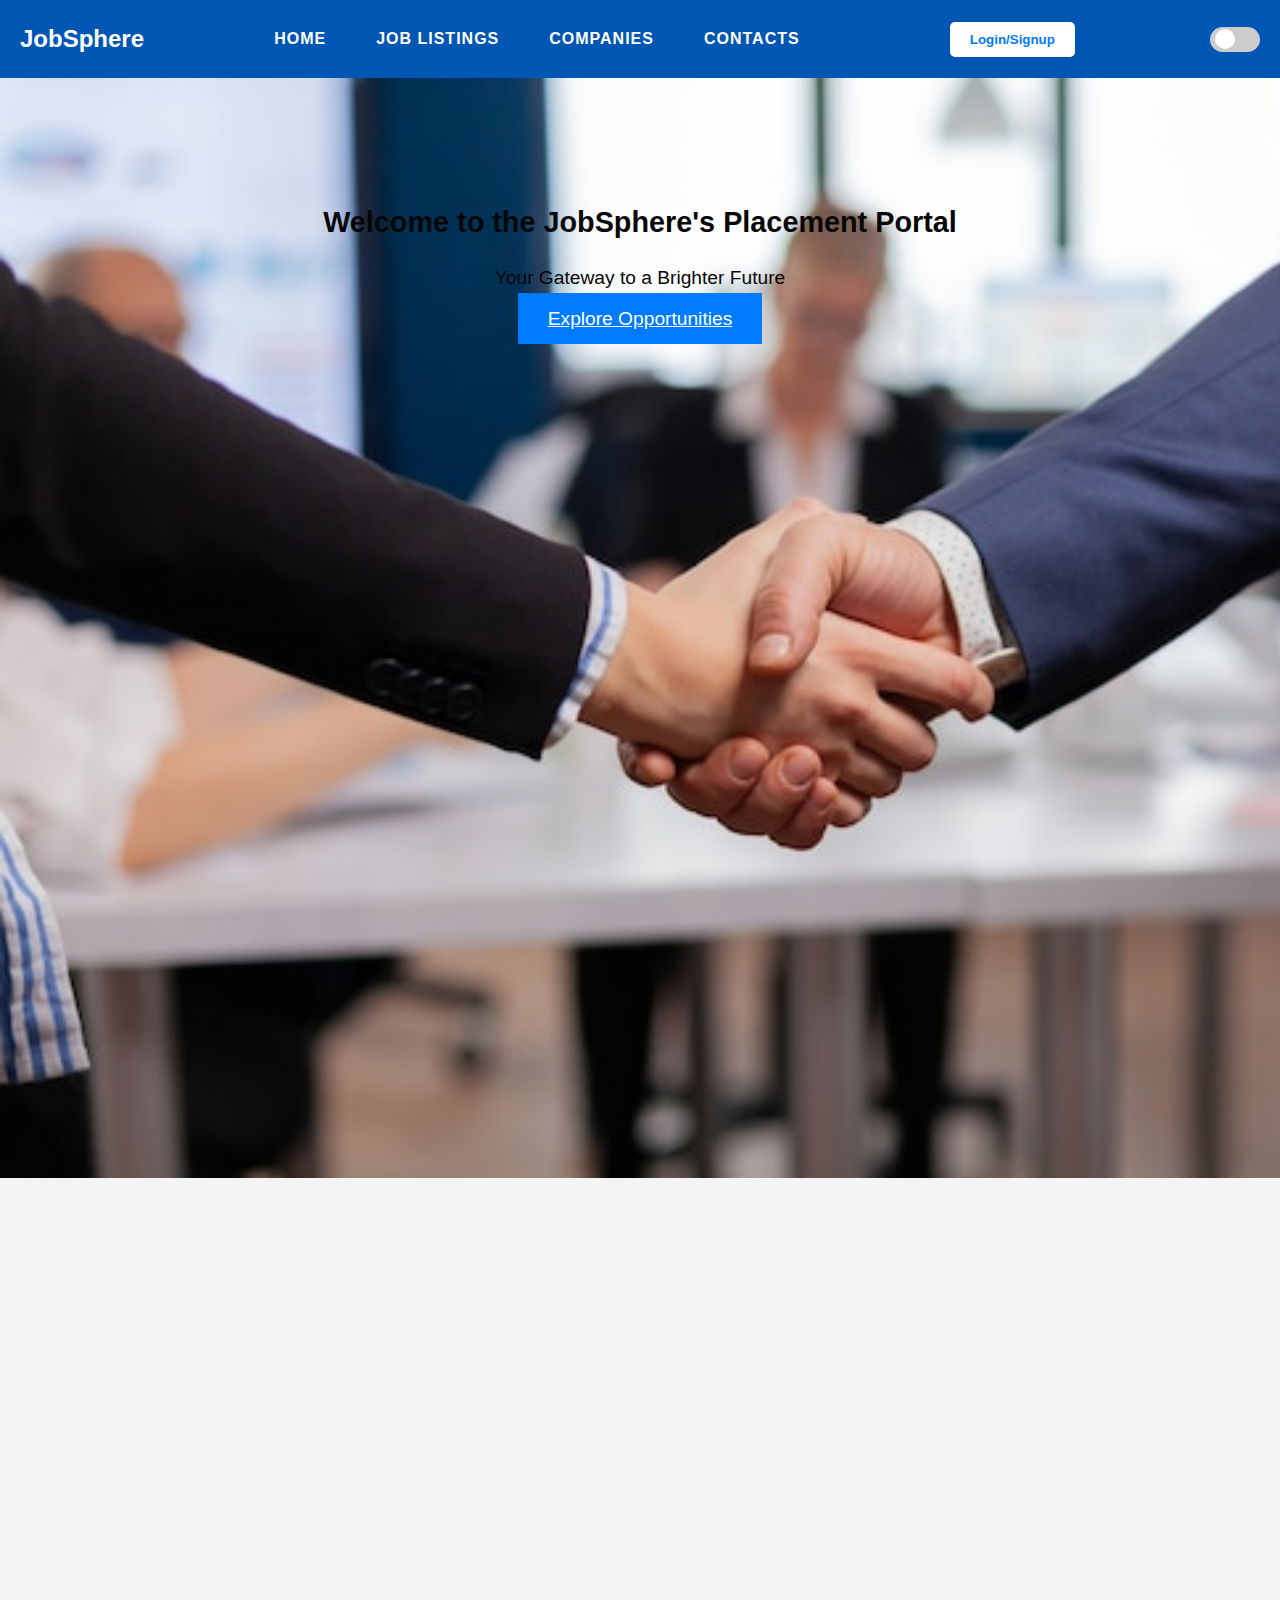
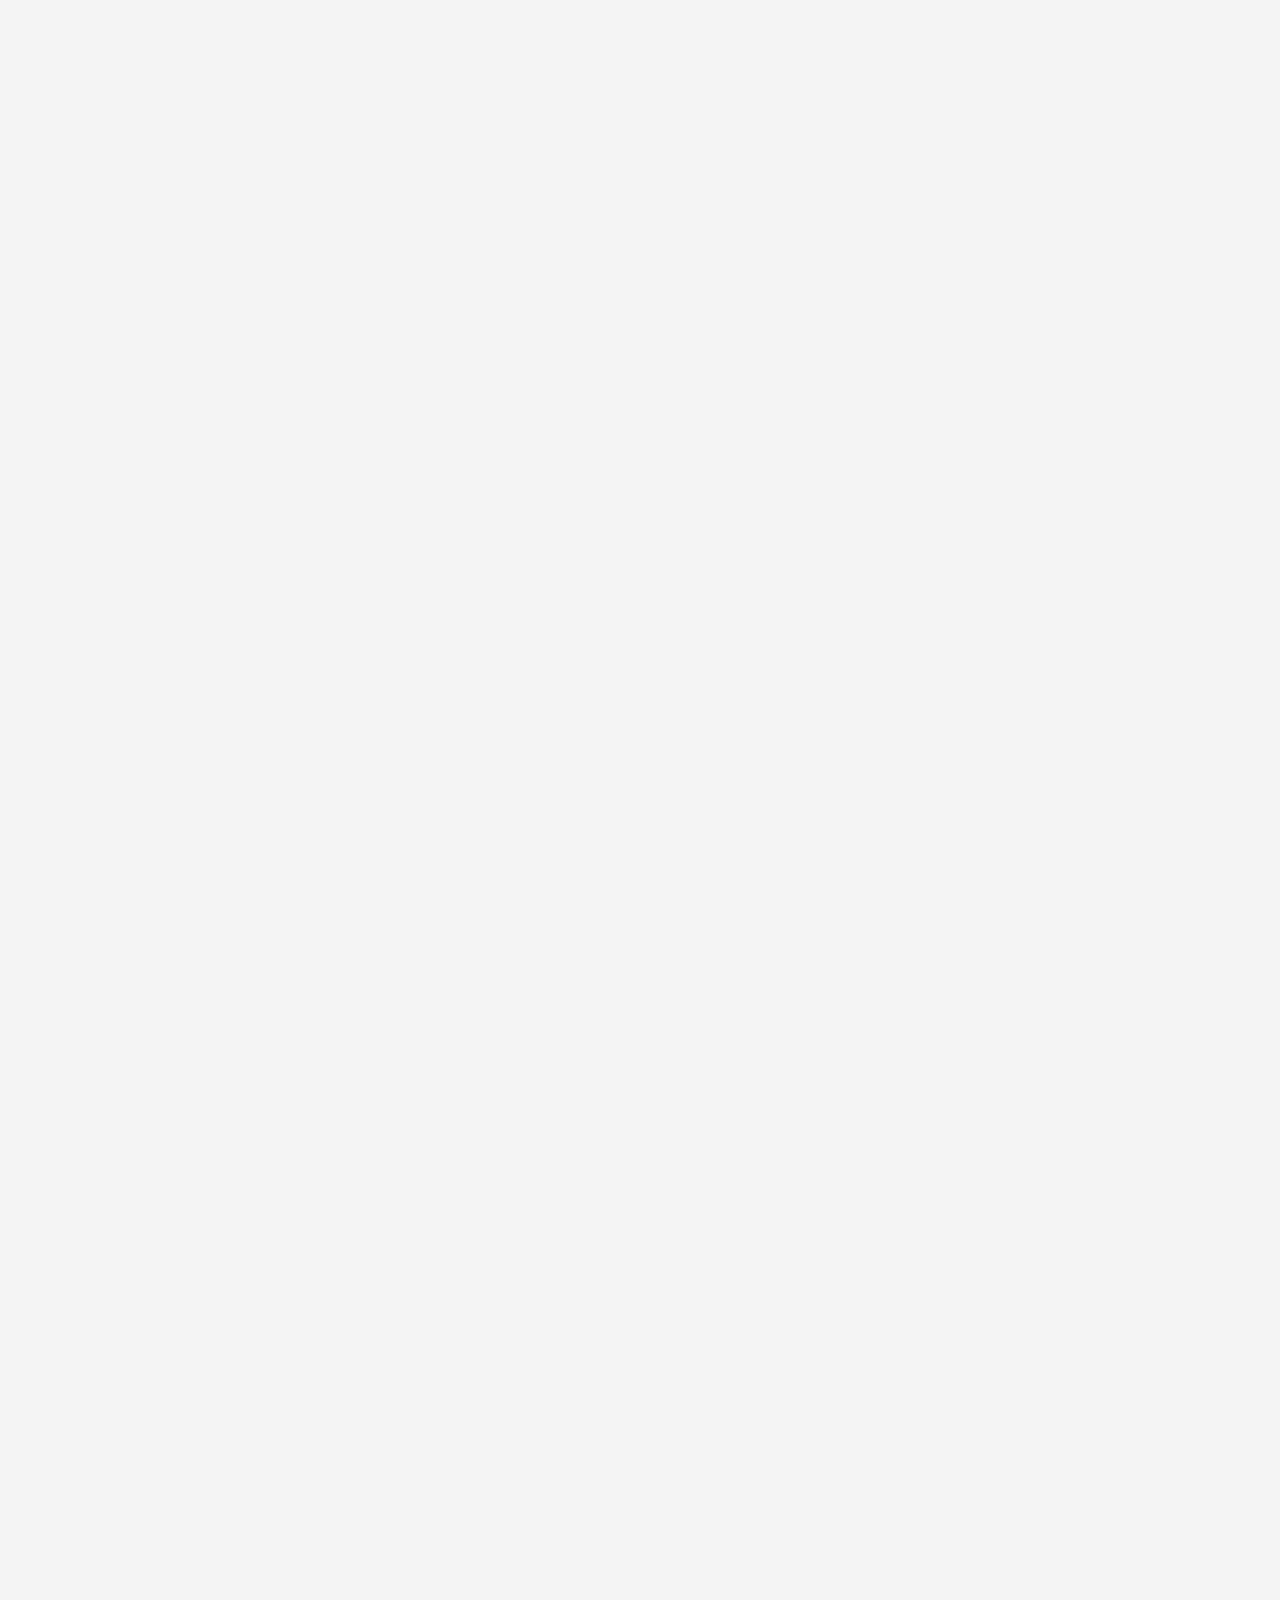
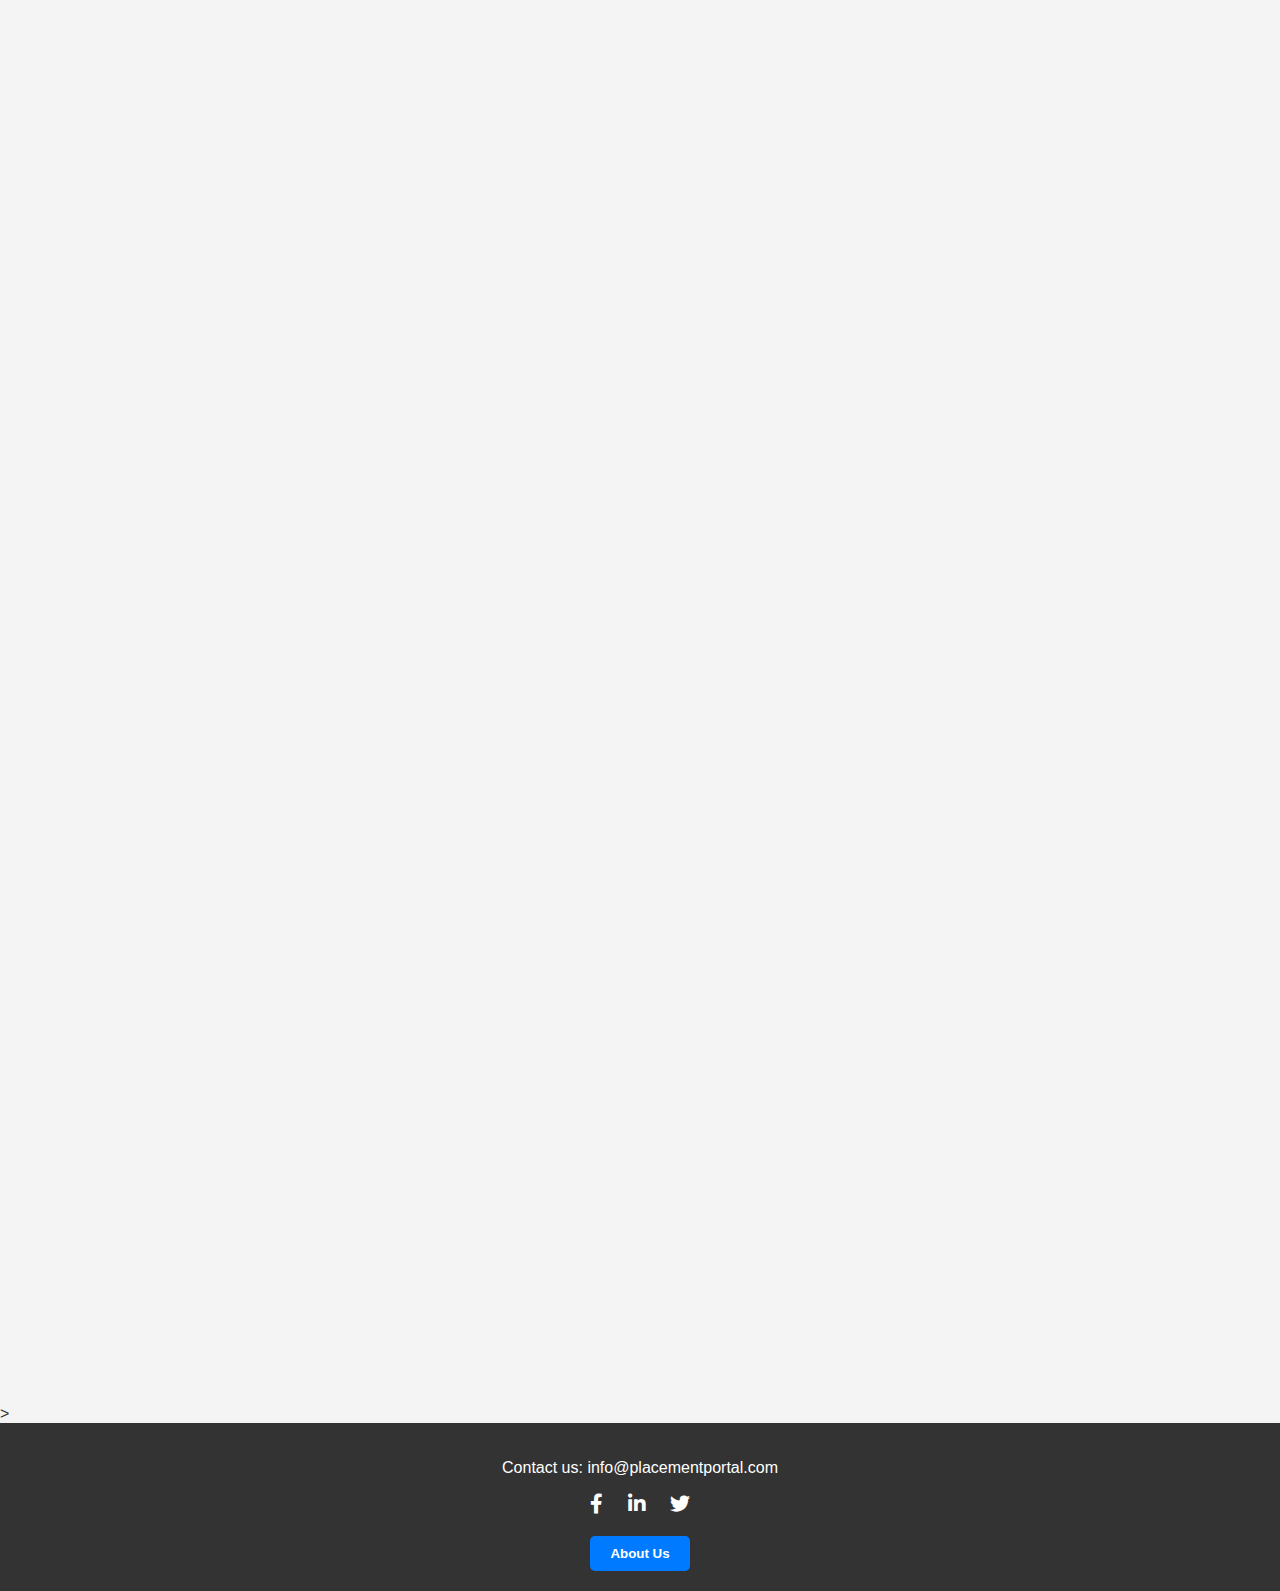
<file: index.html>
<!DOCTYPE html>
<html lang="en">
<head>
  <meta charset="UTF-8">
  <meta name="viewport" content="width=device-width, initial-scale=1.0">
  <meta http-equiv="X-UA-Compatible" content="IE=edge">
  <title>JobSphere</title>
  <link rel="stylesheet" href="style.css">
  <link rel="stylesheet" href="https://cdnjs.cloudflare.com/ajax/libs/font-awesome/6.0.0-beta3/css/all.min.css">
</head>
<body>
  <!-- Header Section -->
  <header class="header">
    <div class="logo">
      <h1>JobSphere</h1>
    </div>
    <nav class="nav-links">
      <a href="#home">Home</a>
      <a href="#joblistings">Job listings</a>
      <a href="#companies">Companies</a>
      <a href="#contact">Contacts</a>
    </nav>
    <button class="login-btn">Login/Signup</button>
    <label class="toggle-switch">
      <input type="checkbox" id="darkModeToggle">
      <span class="slider"></span>
    </label>
  </header>
  

  <!-- Home Section -->
  <section id="home" class="hero">
    <div class="hero-content">
      <h2>Welcome to the JobSphere's Placement Portal</h2>
      <p>Your Gateway to a Brighter Future</p>
      <a href="https://www.naukri.com/mnc-jobs/explore-opportunities" class="cta-btn" target="_blank" rel="noopener noreferrer">
        Explore Opportunities
      </a>
    </div>
  </section>
  


<!--Job-listings Section-->

  <section class="job-listings" id="joblistings">
    <h2>Job Listings</h2>
    <div class="company-flexbox">
      <!-- TCS Job Card -->
      <div class="company-card1">
        <h3>TCS</h3>
        <p>Role: Software Developer</p>
        <p>Salary: ₹4,50,000 - ₹6,00,000</p>
        <p>Minimum Experience: 2 years</p>
        <button class="apply-btn"><a href="https://www.tcs.com/careers" target="_blank">Apply Now</a></button>
      </div>
  
      <!-- Wipro Job Card -->
      <div class="company-card1">
        <h3>Wipro</h3>
        <p>Role: Data Analyst</p>
        <p>Salary: ₹4,00,000 - ₹5,50,000</p>
        <p>Minimum Experience: 1 year</p>
        <button class="apply-btn"><a href="https://careers.wipro.com" target="_blank">Apply Now</a></button>
      </div>
  
      <!-- Cognizant Job Card -->
      <div class="company-card1">
        <h3>Cognizant</h3>
        <p>Role: Cloud Engineer</p>
        <p>Salary: ₹5,50,000 - ₹7,00,000</p>
        <p>Minimum Experience: 3 years</p>
        <button class="apply-btn"><a href="https://www.cognizant.com/careers" target="_blank">Apply Now</a></button>
      </div>
  
      <!-- Deloitte Job Card -->
      <div class="company-card1">
        <h3>Deloitte</h3>
        <p>Role: Business Analyst</p>
        <p>Salary: ₹6,00,000 - ₹8,00,000</p>
        <p>Minimum Experience: 2 years</p>
        <button class="apply-btn"><a href="https://www2.deloitte.com/global/en/careers.html" target="_blank">Apply Now</a></button>
      </div>
  
      <!-- Mindtree Job Card -->
      <div class="company-card1">
        <h3>Mindtree</h3>
        <p>Role: Project Manager</p>
        <p>Salary: ₹8,00,000 - ₹10,00,000</p>
        <p>Minimum Experience: 5 years</p>
        <button class="apply-btn"><a href="https://www.mindtree.com/careers" target="_blank">Apply Now</a></button>
      </div>
  
      <!-- PwC Job Card -->
      <div class="company-card1">
        <h3>PwC</h3>
        <p>Role: Cybersecurity Specialist</p>
        <p>Salary: ₹9,00,000 - ₹12,00,000</p>
        <p>Minimum Experience: 4 years</p>
        <button class="apply-btn"><a href="https://www.pwc.in/careers.html" target="_blank">Apply Now</a></button>
      </div>
  
      <!-- Infosys Job Card -->
      <div class="company-card1">
        <h3>Infosys</h3>
        <p>Role: Front-End Developer</p>
        <p>Salary: ₹4,80,000 - ₹7,00,000</p>
        <p>Minimum Experience: 2 years</p>
        <button class="apply-btn"><a href="https://www.infosys.com/careers" target="_blank">Apply Now</a></button>
      </div>
  
      <!-- Accenture Job Card -->
      <div class="company-card1">
        <h3>Accenture</h3>
        <p>Role: Full Stack Developer</p>
        <p>Salary: ₹6,50,000 - ₹8,50,000</p>
        <p>Minimum Experience: 3 years</p>
        <button class="apply-btn"><a href="https://www.accenture.com/in-en/careers" target="_blank">Apply Now</a></button>
      </div>
  
      <!-- IBM Job Card -->
      <div class="company-card1">
        <h3>IBM</h3>
        <p>Role: Data Scientist</p>
        <p>Salary: ₹10,00,000 - ₹13,00,000</p>
        <p>Minimum Experience: 4 years</p>
        <button class="apply-btn"><a href="https://www.ibm.com/employment" target="_blank">Apply Now</a></button>
      </div>
  
      <!-- Amazon Job Card -->
      <div class="company-card1">
        <h3>Amazon</h3>
        <p>Role: Machine Learning Engineer</p>
        <p>Salary: ₹12,00,000 - ₹15,00,000</p>
        <p>Minimum Experience: 5 years</p>
        <button class="apply-btn"><a href="https://www.amazon.jobs/en/" target="_blank">Apply Now</a></button>
      </div>
  
      <!-- Oracle Job Card -->
      <div class="company-card1">
        <h3>Oracle</h3>
        <p>Role: Database Administrator</p>
        <p>Salary: ₹9,50,000 - ₹11,50,000</p>
        <p>Minimum Experience: 3 years</p>
        <button class="apply-btn"><a href="https://www.oracle.com/corporate/careers" target="_blank">Apply Now</a></button>
      </div>
  
      <!-- HCL Job Card -->
      <div class="company-card1">
        <h3>HCL</h3>
        <p>Role: Network Engineer</p>
        <p>Salary: ₹5,00,000 - ₹7,50,000</p>
        <p>Minimum Experience: 2 years</p>
        <button class="apply-btn"><a href="https://www.hcltech.com/careers" target="_blank">Apply Now</a></button>
      </div>
    </div>
  </section>
  


   <!-- Companies Section -->
<section id="companies" class="featured-companies">
  <h2>Featured Companies</h2>
  <div class="company-grid">
      <div class="company-card">
          <a href="https://www.tcs.com" target="_blank">
              <img src="TCS_logo_29.png" alt="TCS Logo">
          </a>
      </div>
      <div class="company-card">
          <a href="https://www.ibm.com" target="_blank">
              <img src="ibm.png" alt="IBM Logo">
          </a>
      </div>
      <div class="company-card">
          <a href="https://www.pwc.com" target="_blank">
              <img src="pwc.png" alt="PwC Logo">
          </a>
      </div>
      <div class="company-card">
          <a href="https://www.microsoft.com" target="_blank">
              <img src="Microsoft-Logo.wine.png" alt="Microsoft Logo">
          </a>
      </div>
      <div class="company-card">
          <a href="https://www.infosys.com" target="_blank">
              <img src="infosys.png" alt="Infosys Logo">
          </a>
      </div>
      <div class="company-card">
          <a href="https://www.capgemini.com" target="_blank">
              <img src="Capgemini-Logo.wine.png" alt="Capgemini Logo">
          </a>
      </div>
      <div class="company-card">
          <a href="https://www.mindtree.com" target="_blank">
              <img src="Mindtree.png" alt="Mindtree Logo">
          </a>
      </div>
      <div class="company-card">
          <a href="https://www.hp.com" target="_blank">
              <img src="hp.png" alt="HP Logo">
          </a>
      </div>
      <div class="company-card">
          <a href="https://www.wipro.com" target="_blank">
              <img src="wipro.png" alt="Wipro Logo">
          </a>
      </div>
      <div class="company-card">
          <a href="https://www.cognizant.com" target="_blank">
              <img src="Cognizant_logo_2022.svg.png" alt="Cognizant Logo">
          </a>
      </div>
      <div class="company-card">
          <a href="https://www.accenture.com" target="_blank">
              <img src="accenture.png" alt="Accenture Logo">
          </a>
      </div>
      <div class="company-card">
          <a href="https://www.amd.com" target="_blank">
              <img src="amd.png" alt="AMD Logo">
          </a>
      </div>
      <div class="company-card">
          <a href="https://www.intel.com" target="_blank">
              <img src="intel.png" alt="Intel Logo">
          </a>
      </div>
      <div class="company-card">
          <a href="https://www.genpact.com" target="_blank">
              <img src="genpact.png" alt="Genpact Logo">
          </a>
      </div>
      <div class="company-card">
          <a href="https://www.hcltech.com" target="_blank">
              <img src="hcl.png" alt="HCL Logo">
          </a>
      </div>
      <div class="company-card">
          <a href="https://www.oracle.com" target="_blank">
              <img src="oracle.png" alt="Oracle Logo">
          </a>
      </div>
      <div class="company-card">
          <a href="https://www.nvidia.com" target="_blank">
              <img src="nvidia.png" alt="NVIDIA Logo">
          </a>
      </div>
      <div class="company-card">
          <a href="https://www.deloitte.com" target="_blank">
              <img src="Deloitte_Logo.png" alt="Deloitte Logo">
          </a>
      </div>
      <div class="company-card">
          <a href="https://www.adobe.com" target="_blank">
              <img src="Adobe_Corporate_logo.svg.png" alt="Adobe Logo">
          </a>
      </div>
      <div class="company-card">
          <a href="https://www.redingtongroup.com" target="_blank">
              <img src="redington.png" alt="Redington Logo">
          </a>
      </div>
      <div class="company-card">
          <a href="https://www.mphasis.com" target="_blank">
              <img src="mphasis.png" alt="Mphasis Logo">
          </a>
      </div>
      <div class="company-card">
          <a href="https://www.cisco.com" target="_blank">
              <img src="cisco.png" alt="Cisco Logo">
          </a>
      </div>
      <div class="company-card">
          <a href="https://www.quesscorp.com" target="_blank">
              <img src="Quess.png" alt="Quess Logo">
          </a>
      </div>
      <div class="company-card">
          <a href="https://www.lntinfotech.com" target="_blank">
              <img src="LTINFOTECH.png" alt="LTI Logo">
          </a>
      </div>
  </div>
</section>

  <!-- Contact Section -->
<section id="contact" class="contact-section">
  <h2>Contact Us</h2>
  
  <!-- Contact Intro -->
  <p>If you have any questions or need assistance, feel free to reach out to us. We're here to help!</p>
  
  <!-- Contact Email -->
  <p>For inquiries, you can email us directly at:  
    <a href="mailto:info@placementportal.com" class="contact-email">info@placementportal.com</a>
  </p>

  <!-- Contact Form Section -->
  <div class="contact-form">
    <h3>Send Us a Message</h3>
    <p>We’d love to hear from you! Please fill out the form below and we’ll get back to you as soon as possible:</p>

    <form action="submit_form.php" method="POST">
      <div class="form-group">
        <label for="name">Your Name:</label>
        <input type="text" id="name" name="name" placeholder="Your full name" required>
      </div>

      <div class="form-group">
        <label for="email">Your Email:</label>
        <input type="email" id="email" name="email" placeholder="Your email address" required>
      </div>

      <div class="form-group">
        <label for="message">Your Message:</label>
        <textarea id="message" name="message" placeholder="Write your message here..." rows="6" required></textarea>
      </div>

      <button type="submit" class="submit-btn">Send Message</button>
    </form>
  </div>

  <!-- Additional Contact Info -->
  <div class="contact-info">
    <h3>Our Contact Information</h3>
    <p><strong>Phone:</strong> <a href="tel:+18001234567">+1 (800) 123-4567</a></p>
    <p><strong>Office Address:</strong> 123 Business St., Suite 456, City, State, Zip Code</p>
  </div>
</section>
>

  <!-- Footer Section -->
<footer class="footer">
  <p>Contact us: info@placementportal.com</p>
  <div class="social-links">
    <a href="#" class="social-icon"><i class="fab fa-facebook-f"></i></a>
    <a href="#" class="social-icon"><i class="fab fa-linkedin-in"></i></a>
    <a href="#" class="social-icon"><i class="fab fa-twitter"></i></a>
  </div>
  <a href="about_us.html" target="_blank" ><button class="about-btn" onclick="window.location.href='#about'">About Us</button></a>
</footer>



  <script src="script.js"></script>
</body>
</html>
</file>
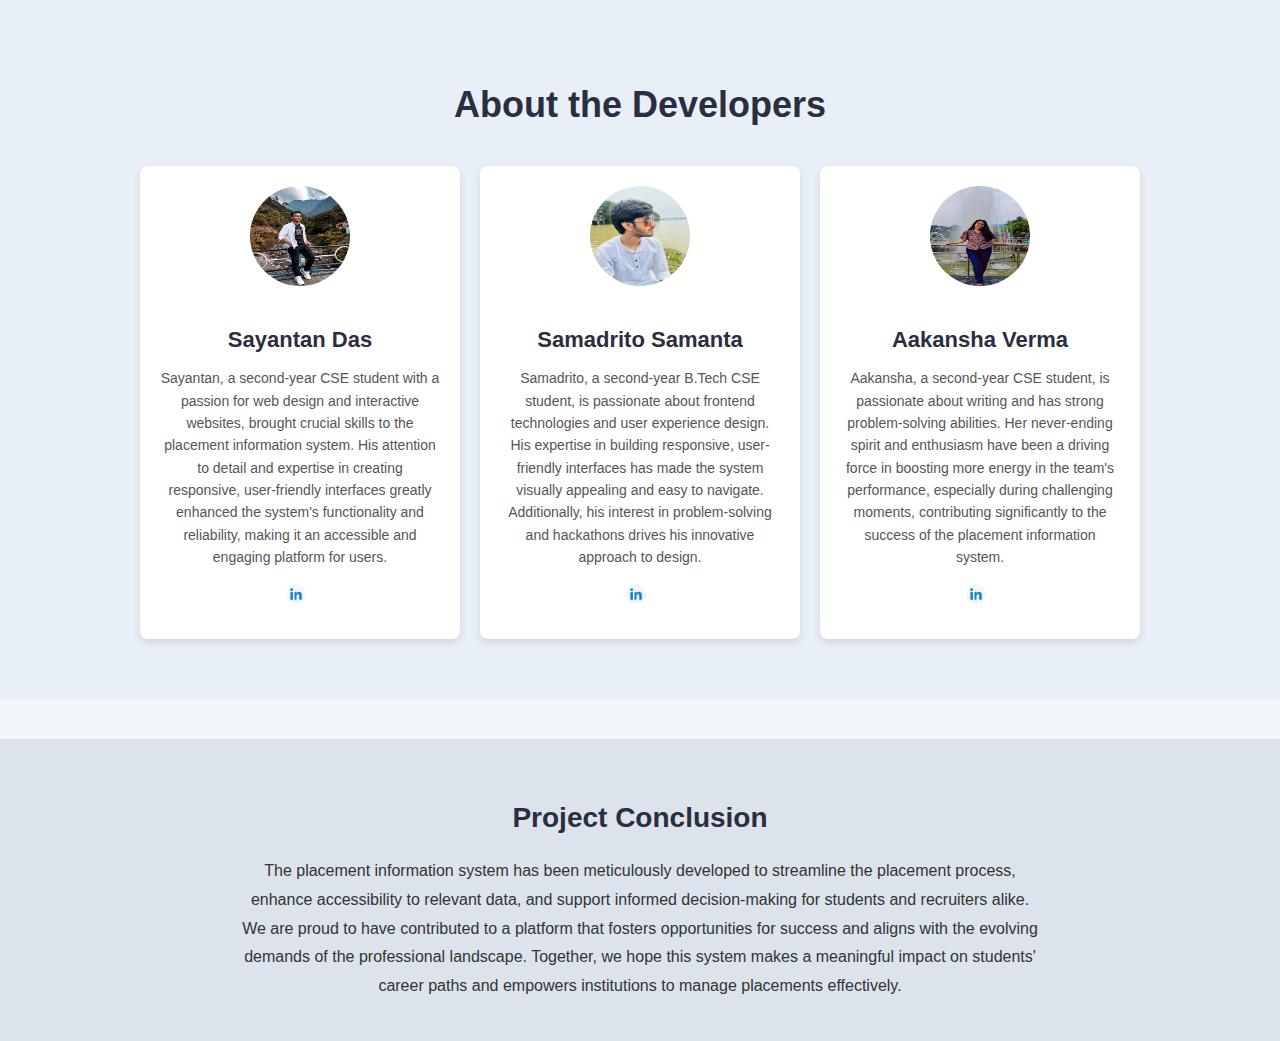
<file: about_us.html>
<!DOCTYPE html>
<html lang="en">
<head>
    <meta charset="UTF-8">
    <meta name="viewport" content="width=device-width, initial-scale=1.0">
    <title>About Us</title>
    <style>
        body {
            font-family: Arial, sans-serif;
            background-color: #f2f5f9;
            color: #333;
            margin: 0;
            padding: 0;
        }
        .about-section {
            text-align: center;
            padding: 60px;
            background-color: #e9eff6;
        }
        .about-section h1 {
            font-size: 36px;
            color: #2a2e40;
        }
        .developers {
            display: flex;
            justify-content: center;
            flex-wrap: wrap;
            gap: 20px;
            margin-top: 40px;
        }
        .developer-card {
            background-color: #fff;
            border-radius: 8px;
            box-shadow: 0 4px 8px rgba(0, 0, 0, 0.1);
            width: 280px;
            padding: 20px;
            text-align: center;
        }
        .developer-card img {
            width: 100px;
            height: 100px;
            border-radius: 50%;
            margin-bottom: 15px;
        }
        .developer-card h3 {
            font-size: 22px;
            color: #2a2e40;
            margin-bottom: 10px;
        }
        .developer-card p {
            font-size: 14px;
            color: #555;
            line-height: 1.6;
        }
        .linkedin-link {
            display: flex;
            align-items: center;
            justify-content: center;
            margin-top: 15px;
            text-decoration: none;
            color: #0073b1;
            font-weight: bold;
        }
        .linkedin-link img {
            width: 20px;
            height: 20px;
            margin-right: 8px;
        }
        .project-conclusion {
            background-color: #dce3eb;
            padding: 40px;
            margin-top: 40px;
            text-align: center;
        }
        .project-conclusion h2 {
            font-size: 28px;
            color: #2a2e40;
        }
        .project-conclusion p {
            font-size: 16px;
            color: #333;
            line-height: 1.8;
            max-width: 800px;
            margin: 20px auto 0;
        }
    </style>
</head>
<body>

<section class="about-section">
    <h1>About the Developers</h1>
    <div class="developers">

        <!-- Developer 1: Sayantan Das -->
        <div class="developer-card">
            <img src="sayantan.png" alt="Sayantan Das">
            <h3>Sayantan Das</h3>
            <p>Sayantan, a second-year CSE student with a passion for web design and interactive websites, brought crucial skills to the placement information system. His attention to detail and expertise in creating responsive, user-friendly interfaces greatly enhanced the system's functionality and reliability, making it an accessible and engaging platform for users.</p>
            <a href="https://www.linkedin.com/in/sayantan-das-1319b622a/" class="linkedin-link" target="_blank">
                <img src="linkedinlogo.png" alt="LinkedIn Logo"> 
            </a>
        </div>

        <!-- Developer 2: Samadrito Samanta -->
        <div class="developer-card">
            <img src="samadrito.png" alt="Samadrito Samanta">
            <h3>Samadrito Samanta</h3>
            <p>Samadrito, a second-year B.Tech CSE student, is passionate about frontend technologies and user experience design. His expertise in building responsive, user-friendly interfaces has made the system visually appealing and easy to navigate. Additionally, his interest in problem-solving and hackathons drives his innovative approach to design.</p>
            <a href="https://www.linkedin.com/in/samadrito-samanta-860aa1292/" class="linkedin-link" target="_blank">
                <img src="linkedinlogo.png" alt="LinkedIn Logo">
            </a>
        </div>

        <!-- Developer 3: Aakansha Verma -->
        <div class="developer-card">
            <img src="aakancha.png" alt="Aakansha Verma">
            <h3>Aakansha Verma</h3>
            <p>Aakansha, a second-year CSE student, is passionate about writing and has strong problem-solving abilities. Her never-ending spirit and enthusiasm have been a driving force in boosting more energy in the team's performance, especially during challenging moments, contributing significantly to the success of the placement information system.</p>
            <a href="https://www.linkedin.com/in/aakancha-verma/" class="linkedin-link" target="_blank">
                <img src="linkedinlogo.png" alt="LinkedIn Logo">
            </a>
        </div>
    </div>
</section>

<!-- Project Conclusion Section -->
<section class="project-conclusion">
    <h2>Project Conclusion</h2>
    <p>The placement information system has been meticulously developed to streamline the placement process, enhance accessibility to relevant data, and support informed decision-making for students and recruiters alike. We are proud to have contributed to a platform that fosters opportunities for success and aligns with the evolving demands of the professional landscape. Together, we hope this system makes a meaningful impact on students' career paths and empowers institutions to manage placements effectively.</p>
</section>

</body>
</html>
</file>
<file: style.css>
/* Global Styles */
body {
    font-family: 'Arial', sans-serif;
    margin: 0;
    padding: 0;
    background-color: #f4f4f4;
    color: #333;
}

/* Dark Mode Styles */
body.dark-mode {
    background-color: #1a1a2e; /* Deep Navy Blue */
    color: #f0f0f0; /* Light Grey */
}

body.dark-mode .header {
    background-color: #16213e; /* Darker Navy Blue */
}

body.dark-mode .cta-btn {
    background-color: #0f3460; /* Muted Royal Blue */
    color: #e94560; /* Bright Coral */
}

body.dark-mode .stat-box {
    background-color: #16213e; /* Darker Navy Blue */
    color: #f0f0f0; /* Light Grey */
}

body.dark-mode .footer {
    background-color: #16213e; /* Darker Navy Blue */
    color: #f0f0f0;
}

body.dark-mode .login-btn {
    background-color: #e94560; /* Bright Coral */
    color: white;
}

/* Normal Mode Colors */
.header {
    display: flex;
    justify-content: space-between;
    align-items: center;
    padding: 20px;
    background-color: #007bff; /* Bright Blue */
    color: white;
}

.nav-links a {
    margin-right: 20px;
    color: white;
}

.login-btn {
    background-color: white;
    color: #007bff; /* Bright Blue */
    padding: 10px 20px;
    border: none;
    cursor: pointer;
    border-radius: 5px; /* Rounded corners */
    transition: background-color 0.3s ease, color 0.3s ease; /* Smooth transitions */
    font-weight: bold;
}

.login-btn:hover {
    background-color: #007bff; /* Change to blue on hover */
    color: white; /* Change text color to white on hover */
}

/* Hero Section */
.hero {
    background-image: url('background.png');
    background-size: cover;
    padding: 100px 20px;
    color: rgb(7, 7, 7);
    font-size: larger;
    text-align: center;
    background-color: #0f3460; /* Muted Royal Blue */
}

.cta-btn {
    background-color: #007bff; /* Bright Blue */
    color: white;
    padding: 15px 30px;
    border: none;
    cursor: pointer;
    transition: background-color 0.3s ease;
}

.cta-btn:hover {
    background-color: #e94560; /* Bright Coral */
}
/* Featured Companies Section */
/* Featured Companies Section */
.featured-companies {
    padding: 20px;
    text-align: center; /* Center align the heading */
    background-color: #f4f4f4; /* Adjust background color if needed */
}

h2 {
    margin-bottom: 25px; /* Space between heading and logos */
    line-height: 1.4; /* Added line-height for better readability */
}

.company-grid {
    display: grid;
    grid-template-columns: repeat(auto-fill, minmax(200px, 1fr)); /* Responsive layout */
    gap: 15px; /* Spacing between the cards */
}

.company-card {
    display: flex;
    justify-content: center;
    align-items: center;
    background-color: transparent; /* Remove any background */
    padding: 15px; /* Add padding for spacing */
    transition: transform 0.3s, box-shadow 0.3s; /* Smooth transition for zoom effect and shadow */
}

.company-card img {
    max-width: 100%; /* Make images responsive */
    height: auto; /* Maintain aspect ratio */
    filter: brightness(1.2); /* Increase brightness */
    transition: filter 0.3s; /* Smooth transition for brightness effect */
}

.company-card img:hover {
    filter: brightness(1.2); /* Brighten on hover */
}

.company-card:hover {
    transform: scale(1.05); /* Zoom in effect on hover */
    box-shadow: 0 8px 20px rgba(0, 0, 0, 0.1); /* Enhanced shadow on hover */
}

/* Statistics Section */
.statistics {
    background-color: #f9f9f9;
    padding: 50px 20px;
    text-align: center;
}

.stat-grid {
    display: grid;
    grid-template-columns: repeat(auto-fit, minmax(200px, 1fr));
    gap: 20px;
}

.stat-box {
    padding: 20px;
    background-color: #007bff; /* Bright Blue */
    color: white;
    border-radius: 10px;
}

body.dark-mode .stat-box {
    background-color: #1f4068; /* Dark Muted Blue */
}

/* Testimonials Section */
.testimonials {
    padding: 50px 20px;
    text-align: center;
}

.testimonial-slide {
    background-color: #007bff;
    color: white;
    padding: 20px;
    border-radius: 10px;
    margin-bottom: 20px;
    animation: slide-in 1s ease-in-out;
}

body.dark-mode .testimonial-slide {
    background-color: #1f4068; /* Dark Muted Blue */
    color: #f0f0f0; /* Light Grey */
}

@keyframes slide-in {
    0% {
        opacity: 0;
        transform: translateX(-100%);
    }
    100% {
        opacity: 1;
        transform: translateX(0);
    }
}
/* contact section */

.contact-section {
    background-color: #f4f4f9;
    padding: 40px;
    border-radius: 8px;
    margin-top: 20px;
    box-shadow: 0 4px 8px rgba(0, 0, 0, 0.1);
}

.contact-section h2 {
    font-size: 2.2em;
    color: #333;
    margin-bottom: 10px;
}

.contact-section p {
    font-size: 1.1em;
    color: #555;
    line-height: 1.6;
    margin-bottom: 20px;
}

.contact-email {
    color: #007bff;
    text-decoration: none;
}

.contact-email:hover {
    text-decoration: underline;
}

.contact-form {
    background-color: #fff;
    padding: 20px;
    border-radius: 8px;
    box-shadow: 0 2px 6px rgba(0, 0, 0, 0.1);
}

.contact-form h3 {
    font-size: 1.8em;
    margin-bottom: 15px;
}

.contact-form .form-group {
    margin-bottom: 20px;
}

.contact-form label {
    font-weight: bold;
    font-size: 1.1em;
    display: block;
    margin-bottom: 5px;
}

.contact-form input,
.contact-form textarea {
    width: 100%;
    padding: 12px;
    font-size: 1em;
    border: 1px solid #ccc;
    border-radius: 4px;
    box-sizing: border-box;
}

.contact-form textarea {
    resize: vertical;
}

.contact-form button.submit-btn {
    background-color: #007bff;
    color: white;
    padding: 12px 25px;
    font-size: 1.1em;
    border: none;
    border-radius: 5px;
    cursor: pointer;
    transition: background-color 0.3s ease;
}

.contact-form button.submit-btn:hover {
    background-color: #0056b3;
}

.contact-info {
    background-color: #fff;
    padding: 20px;
    border-radius: 8px;
    margin-top: 20px;
    box-shadow: 0 2px 6px rgba(0, 0, 0, 0.1);
}

.contact-info h3 {
    font-size: 1.8em;
    margin-bottom: 15px;
}

.contact-info p {
    font-size: 1.1em;
    color: #555;
}

.contact-info a {
    color: #007bff;
    text-decoration: none;
}

.contact-info a:hover {
    text-decoration: underline;
}



/* Header */
.header {
    display: flex;
    justify-content: space-between;
    align-items: center;
    padding: 20px;
    background-color: #0056b3; /* A deeper blue for the background */
    color: white;
    box-shadow: 0 2px 10px rgba(0, 0, 0, 0.2); /* Add a shadow for depth */
  }
  
  .logo h1 {
    margin: 0;
    font-size: 24px;
    font-weight: bold;
  }
  
  /* Navigation Links */
  .nav-links {
    display: flex;
  }
  
  .nav-links a {
    margin-right: 20px;
    color: white;
    font-weight: 600; /* Bold text */
    padding: 10px 15px; /* Add padding for clickable area */
    border-radius: 5px; /* Rounded corners for links */
    transition: background-color 0.3s ease, color 0.3s ease; /* Smooth transitions */
    text-transform: uppercase; /* Make text uppercase */
    letter-spacing: 1px; /* Add space between letters for style */
    text-decoration: none; /* Remove underline */
  }
  
  .nav-links a:hover {
    background-color: rgba(255, 255, 255, 0.2); /* Slightly transparent white for hover effect */
    color: #fff; /* Keep text color white on hover */
  }
  
  /* Login Button */
  .login-btn {
    background-color: white;
    color: #007bff;
    padding: 10px 20px;
    border: none;
    cursor: pointer;
    border-radius: 5px; /* Rounded corners */
    transition: background-color 0.3s ease, color 0.3s ease; /* Smooth transitions */
    font-weight: bold;
  }
  
  .login-btn:hover {
    background-color: #007bff; /* Change to blue on hover */
    color: white; /* Change text color to white on hover */
  }
  
  /* Toggle Switch */
  .toggle-switch {
    position: relative;
    display: inline-block;
    width: 50px;
    height: 25px;
    margin-left: 20px;
  }
  
  .toggle-switch input {
    opacity: 0;
    width: 0;
    height: 0;
  }
  
  .slider {
    position: absolute;
    cursor: pointer;
    top: 0;
    left: 0;
    right: 0;
    bottom: 0;
    background-color: #ccc;
    transition: 0.4s;
    border-radius: 25px;
  }
  
  .slider:before {
    position: absolute;
    content: "";
    height: 20px;
    width: 20px;
    left: 5px;
    bottom: 2.5px;
    background-color: white;
    transition: 0.4s;
    border-radius: 50%;
  }
  
  input:checked + .slider {
    background-color: #007bff;
  }
  
  input:checked + .slider:before {
    transform: translateX(25px);
  }





/* Footer */
.footer {
    background-color: #333;
    color: white;
    padding: 20px;
    text-align: center;
}

/* Social Links Styling */
.social-links {
    margin-top: 10px;
}

.social-icon {
    margin: 0 10px;
    color: white;
    font-size: 20px;
    transition: color 0.3s ease;
}

.social-icon:hover {
    color: #007bff; /* Change color on hover */
}

body.dark-mode .social-links a {
    color: #e94560;
}

/* About Us Button Styling */
.about-btn {
    margin-top: 20px;
    padding: 10px 20px;
    background-color: #007bff;
    color: white;
    border: none;
    border-radius: 5px;
    font-weight: bold;
    cursor: pointer;
    transition: background-color 0.3s ease, transform 0.3s ease;
}

.about-btn:hover {
    background-color: #0056b3;
    transform: scale(1.05); /* Slight zoom effect */
}

/* Dark Mode Toggle Switch */
.toggle-switch {
    position: relative;
    display: inline-block;
    width: 50px;
    height: 25px;
    margin-left: 20px;
}

.toggle-switch input {
    opacity: 0;
    width: 0;
    height: 0;
}

.slider {
    position: absolute;
    cursor: pointer;
    top: 0;
    left: 0;
    right: 0;
    bottom: 0;
    background-color: #ccc;
    transition: 0.4s;
    border-radius: 25px;
}

.slider:before {
    position: absolute;
    content: "";
    height: 20px;
    width: 20px;
    left: 5px;
    bottom: 2.5px;
    background-color: white;
    transition: 0.4s;
    border-radius: 50%;
}

input:checked + .slider {
    background-color: #007bff;
}

input:checked + .slider:before {
    transform: translateX(25px);
}

/* Custom Scrollbars */
::-webkit-scrollbar {
    width: 8px;
}

::-webkit-scrollbar-thumb {
    background-color: #007bff; /* Bright Blue */
    border-radius: 4px;
}

::-webkit-scrollbar-thumb:hover {
    background-color: #e94560; /* Bright Coral */
}

/* Responsive Design */
@media (max-width: 768px) {
    .header {
        flex-direction: column;
        align-items: flex-start;
    }

    .hero h2 {
        font-size: 24px;
        padding: 20px;
    }

    .cta-btn {
        font-size: 14px;
    }

    .company-grid {
        grid-template-columns: 1fr;
    }
}

/* smoother animations */
/* Smooth Scroll */
html {
    scroll-behavior: smooth;
}

/* Section Styles */
section {
    padding: 100px 20px;
    min-height: 100vh;
    opacity: 0;
    transform: translateY(30px);
    transition: opacity 1s ease-out, transform 1s ease-out;
}

section.visible {
    opacity: 1;
    transform: translateY(0);
}

/* Job Listings Section */
.job-listings {
    padding: 50px 20px;
    background-color: #cdcccc;
    text-align: center;
  }
  
  .job-listings h2 {
    font-size: 32px;
    color: #333;
    margin-bottom: 30px;
    font-weight: bold;
  }
  
  .company-flexbox {
    display: flex;
    flex-wrap: wrap;
    justify-content: center;
    gap: 20px;
  }
  
  /* Company Card Styling */
  .company-card1 {
    background-color: #ffffff;
    border: 1px solid #ddd;
    border-radius: 10px;
    padding: 20px;
    width: 250px;
    box-shadow: 0 4px 8px rgba(0, 0, 0, 0.1);
    text-align: left;
    transition: transform 0.3s ease, box-shadow 0.3s ease;
    position: relative;
    overflow: hidden;
    font-family: 'Arial', sans-serif;
  }
  
  .company-card1:hover {
    transform: translateY(-10px);
    box-shadow: 0 8px 16px rgba(0, 0, 0, 0.2);
  }
  
  .company-card1 h3 {
    color: #0056b3;
    font-size: 22px;
    margin-bottom: 10px;
  }
  
  .company-card1 p {
    font-size: 16px;
    color: #555;
    margin: 5px 0;
  }
  
  /* Apply Button */
  .apply-btn {
    background-color: #007bff;
    color: #fff;
    border: none;
    border-radius: 5px;
    padding: 10px;
    font-weight: bold;
    cursor: pointer;
    transition: background-color 0.3s ease, transform 0.3s ease;
    margin-top: 15px;
  }
  
  .apply-btn:hover {
    background-color: #0056b3;
    transform: scale(1.05);
  }
  
  /* Card Animation */
  .company-card1 {
    opacity: 0;
    transform: translateY(20px);
    animation: fadeInUp 0.5s ease forwards;
  }
  
  .company-card1:nth-child(1) { animation-delay: 0.1s; }
  .company-card1:nth-child(2) { animation-delay: 0.2s; }
  .company-card1:nth-child(3) { animation-delay: 0.3s; }
  .company-card1:nth-child(4) { animation-delay: 0.4s; }
  .company-card1:nth-child(5) { animation-delay: 0.5s; }
  .company-card1:nth-child(6) { animation-delay: 0.6s; }
  .company-card1:nth-child(7) { animation-delay: 0.7s; }
  .company-card1:nth-child(8) { animation-delay: 0.8s; }
  .company-card1:nth-child(9) { animation-delay: 0.9s; }
  .company-card1:nth-child(10) { animation-delay: 1s; }
  
  @keyframes fadeInUp {
    0% {
      opacity: 0;
      transform: translateY(20px);
    }
    100% {
      opacity: 1;
      transform: translateY(0);
    }
  }
</file>
